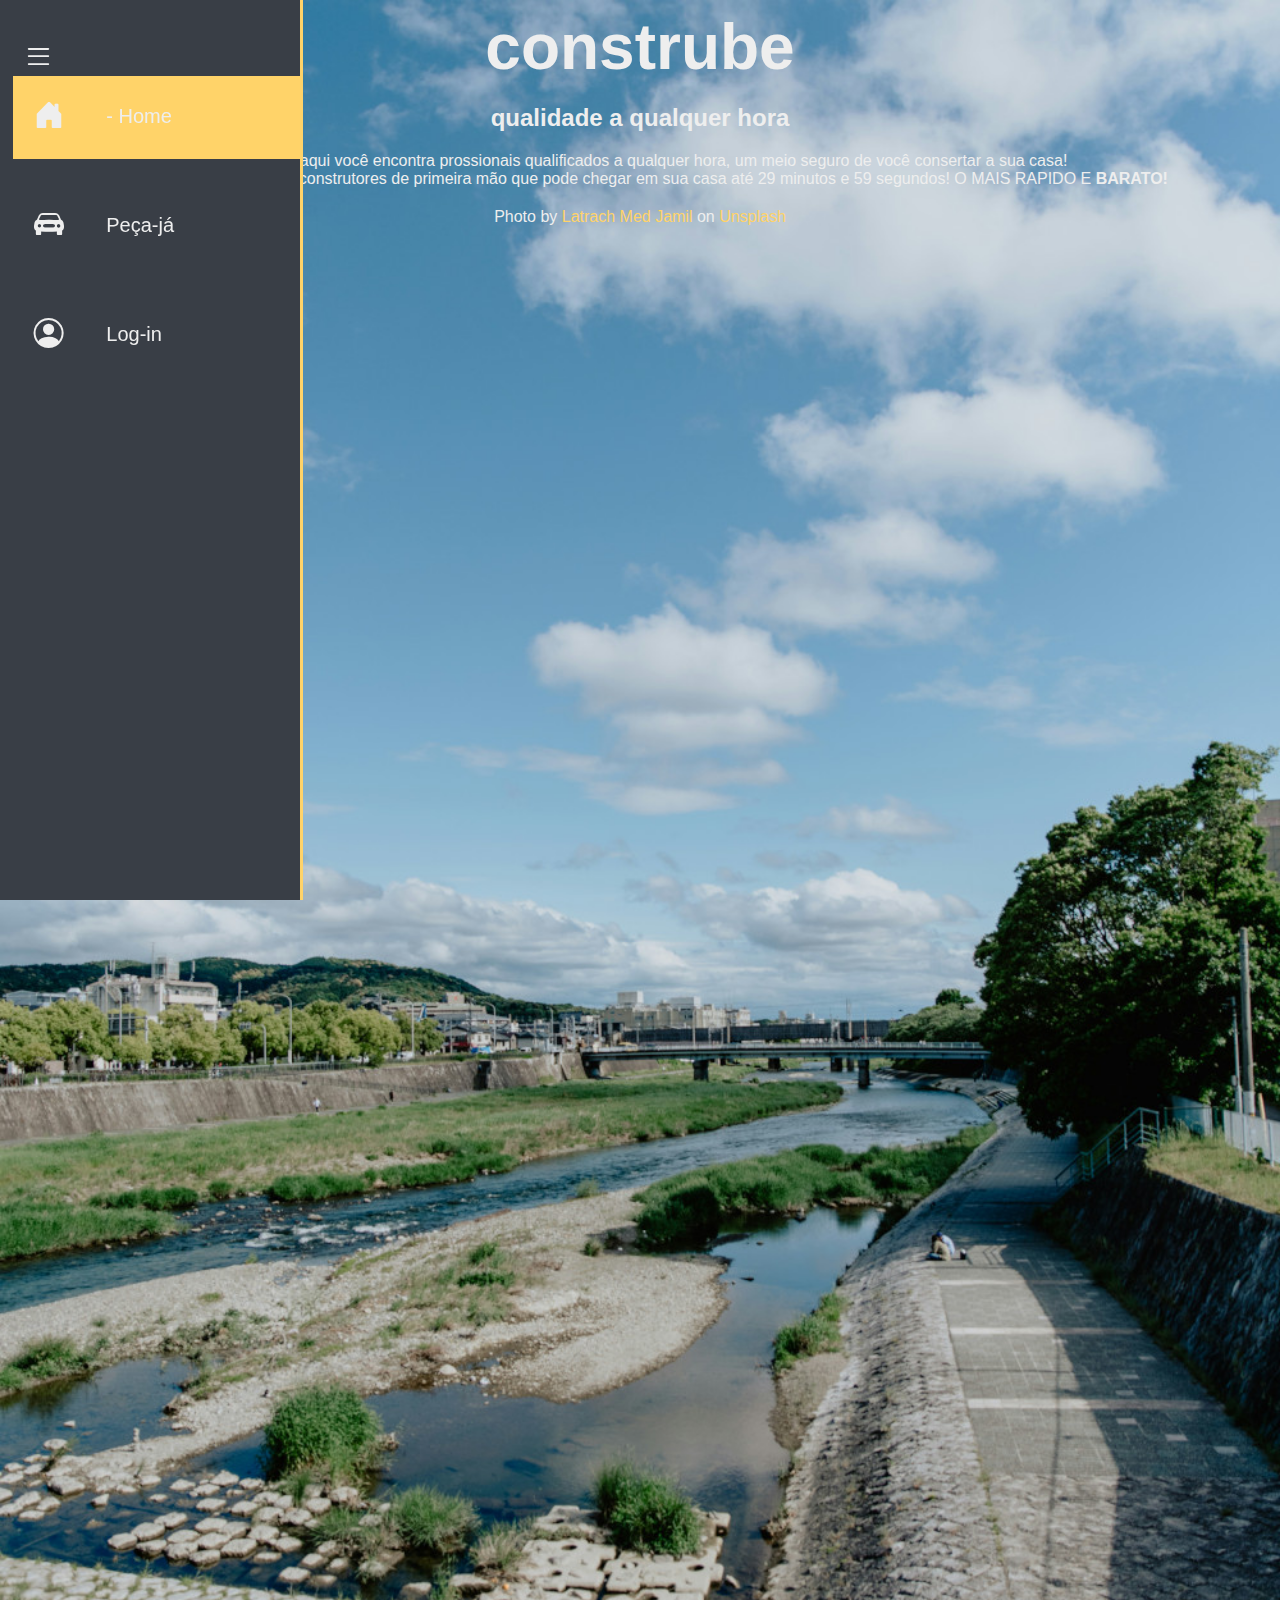
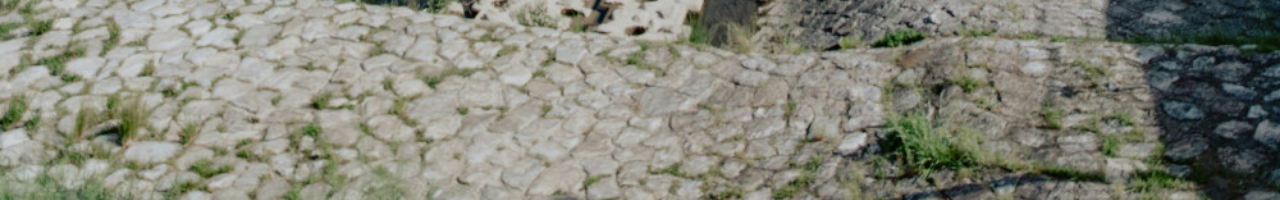
<file: index.html>
<!DOCTYPE html>
<html lang="pt-br">
<head>
    <meta charset="UTF-8">
    <meta name="viewport" content="width=device-width, initial-scale=1.0">
    <title>Construber</title>
    <link rel="stylesheet" href="styles.css">
    <link rel="stylesheet" href="https://cdn.jsdelivr.net/npm/bootstrap-icons@1.11.3/font/bootstrap-icons.min.css">
    <link rel="shortcut icon" href="android-chrome-512x512.png" type="image/x-icon">
</head>
<body>
    <nav class="menu-lateral">
        <div class="expandir">
            <i class="bi bi-list"></i>
        </div>
        <ul>

            <li class="item" class="pricipal"><a class="active" href="index.html">
                <span class="logo"><i class="bi bi-house-door-fill"></i></span>
                <span class="txt">- Home</span>
            </a></li>

            <li class="item"><a href="peça.html">
                <span class="logo"><i class="bi bi-car-front-fill"></i></span>
                <span class="txt">Peça-já</span>
            </a></li>
            <li class="item"><a href="conta.html">
                <span class="logo"><i class="bi bi-person-circle"></i></span>
                <span class="txt">Log-in</span>
            </a></li>

        </ul>
    </nav>
<h1>constrube</h1>
    <h2>qualidade a qualquer hora</h2>
    <p>Construber, aqui você encontra prossionais qualificados a qualquer hora, um meio seguro de você consertar a sua casa!<br> O unico e primeiro site de construtores de primeira mão que pode chegar em sua casa até 29 minutos e 59 segundos! O MAIS RAPIDO E <b>BARATO!</b> </p>
    <p>Photo by <a href="https://unsplash.com/@jamillatrach?utm_content=creditCopyText&utm_medium=referral&utm_source=unsplash">Latrach Med Jamil</a> on <a href="https://unsplash.com/photos/a-sign-that-is-on-the-side-of-a-building-lyNreG5uvLQ?utm_content=creditCopyText&utm_medium=referral&utm_source=unsplash">Unsplash</a>
  </p>
</body>
</html>
</file>
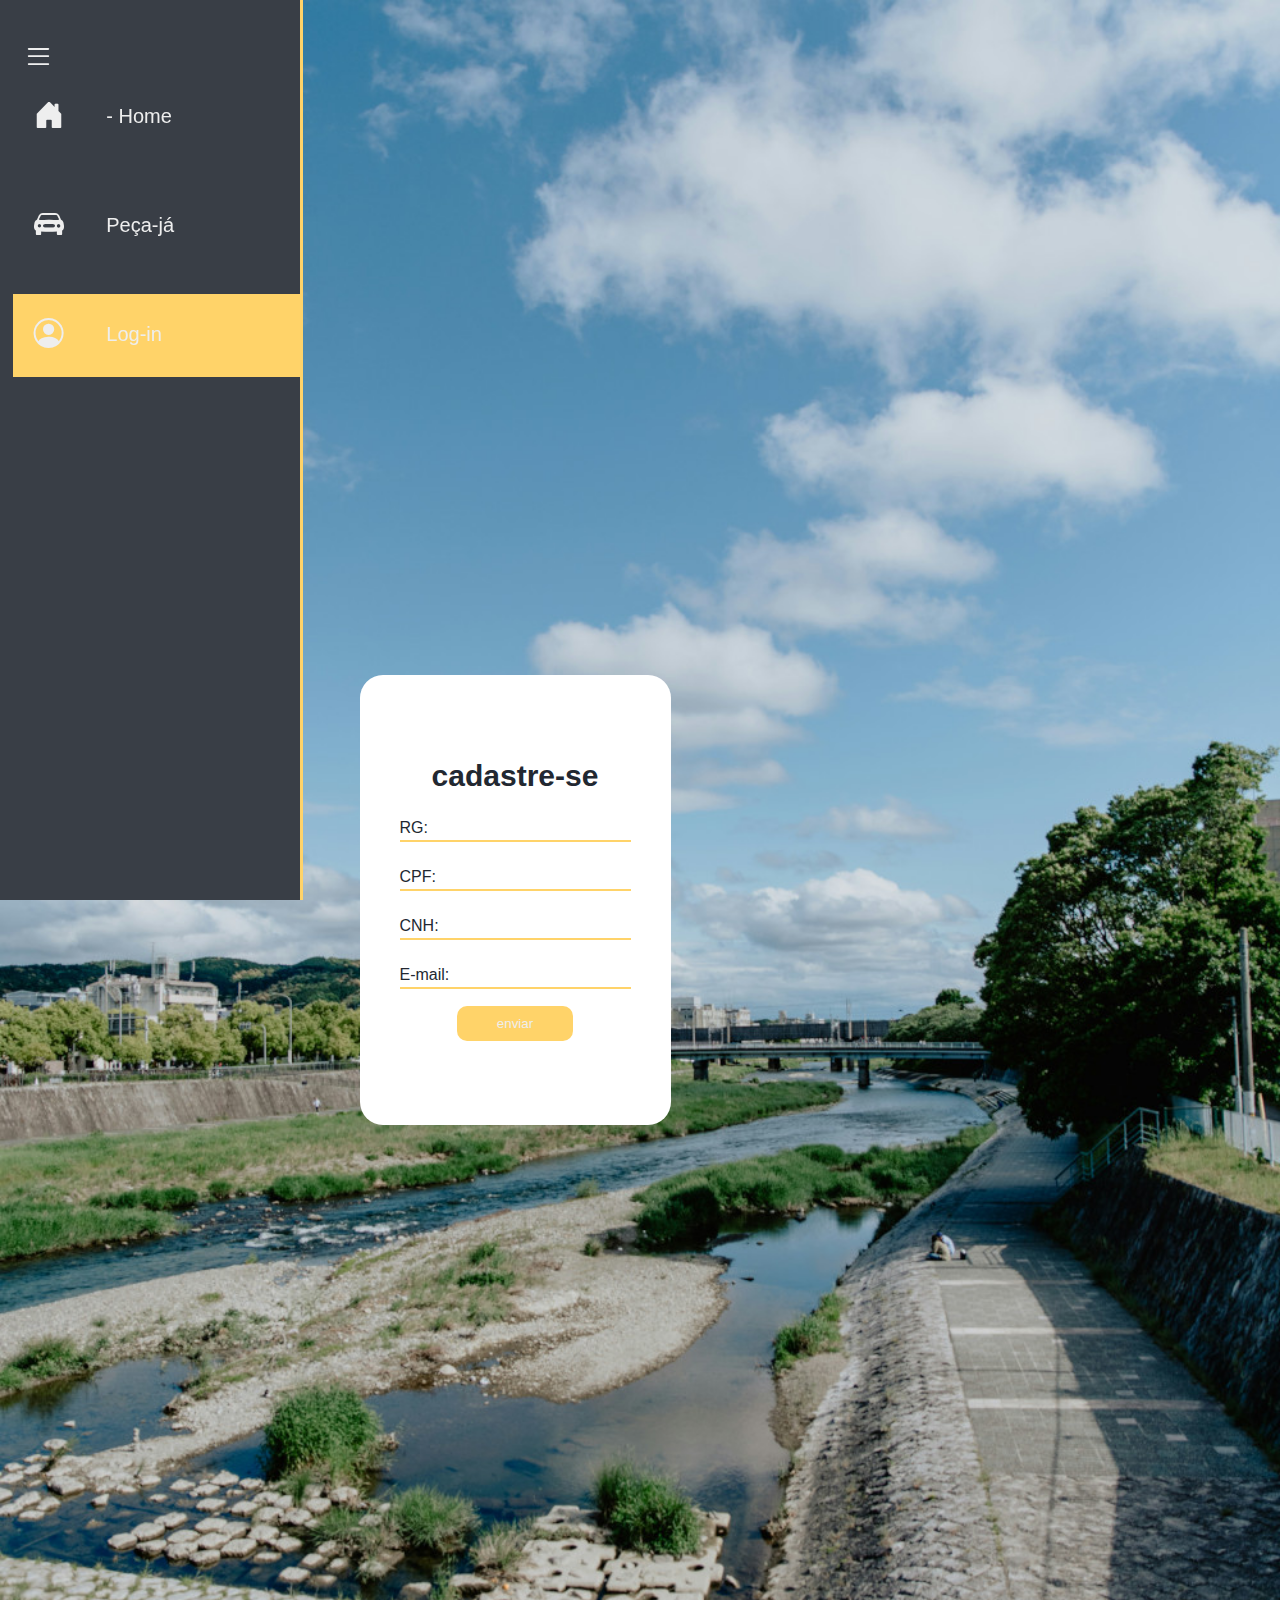
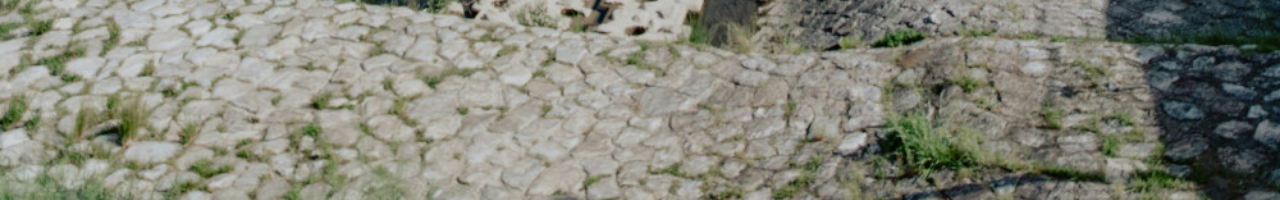
<file: conta.html>
<!DOCTYPE html>
<html lang="pt-br">
<head>
    <meta charset="UTF-8">
    <meta name="viewport" content="width=device-width, initial-scale=1.0">
    <title>Construber</title>
    <link rel="stylesheet" href="styles2.css">
    <link rel="stylesheet" href="https://cdn.jsdelivr.net/npm/bootstrap-icons@1.11.3/font/bootstrap-icons.min.css">
    <link rel="shortcut icon" href="android-chrome-512x512.png" type="image/x-icon">
</head>
<body>
    <nav class="menu-lateral">
        <div class="expandir">
            <i class="bi bi-list"></i>
        </div>
        <ul>

            <li class="item" class="pricipal"><a href="index.html">
                <span class="logo"><i class="bi bi-house-door-fill"></i></span>
                <span class="txt">- Home</span>
            </a></li>

            <li class="item"><a href="peça.html">
                <span class="logo"><i class="bi bi-car-front-fill"></i></span>
                <span class="txt">Peça-já</span>
            </a></li>
            <li class="item"><a class="active" href="conta.html">
                <span class="logo"><i class="bi bi-person-circle"></i></span>
                <span class="txt">Log-in</span>
            </a></li>

        </ul>
    </nav>
    </div>

    <section class="form-container">
        <div class="form">
        <form method="post" action="document.php">
            <h1>cadastre-se</h1>
        <div class="input">
            <input required type="number" name="rg" id="RG-box" class="input2" alt="RG">
            <label for="RG-box">RG:</label>
        </div>
    
        <div class="input">
            <input required type="number" name="cpf" id="CPF-box" class="input2">
            <label for="CPF-box">CPF:</label>
        </div>
        
        <div class="input">
            <input required type="number" name="cnh" id="CNH-box" class="input2">
            <label for="CNH-box">CNH:</label>
        </div>
                   
        <div class="input">
            <input required type="email" name="email" id="EMAIL-box" class="input2">
            <label for="EMAIL-box">E-mail:</label>
        </div>
              
                    <div class="btn"> 
                        <input type="submit" value="enviar">  
                    </div>
                        </form>
                        </div>
    </section>
</body>
</html>
</file>
<file: styles.css>
*{
    margin: 0;
    padding: 0;
    box-sizing: border-box;
    font-family: sans-serif;
}
body{
    height: 200vh;
    background-color: #222831;
    background-image: url(theimg.jpg);
    background-size:100%;
    background-repeat: no-repeat;
}
nav.menu-lateral{
    width: 80px;
    height: 100%;
    background-color: #393E46;
    padding: 40px 0 40px 1%;
    box-shadow: 3px 0 0 #FFD369;
    position: fixed;
    top: 0;
    left: 0;
    overflow: hidden;
}
nav.menu-lateral:hover{
width: 300px;
transition: .3s;
}
.expandir{
    width: 100%;
    padding-left: 10px;
}
.expandir i{
    color: #EEEEEE;
    font-size: 31px;
    cursor: pointer;
}
ul{
    height: 100%;
    list-style-type: none;
}
ul li.item:hover{
    background-color: #FFD369;
    transition: .3s;
}
ul li.item a{
    color: #EEEEEE;
    text-decoration: none;
    font-size: 20px;
    padding: 20px 4%;
display: flex;
margin-bottom: 26px;
line-height: 40px;
}
ul li.item a .txt{
    margin-left: 42px;
}
ul li.item a .logo i{
    font-size: 30px;
    margin-left: 10px;
}
ul li a.active{
    background-color: #FFD369;
}
a{
    text-decoration: none;
    color: #fff;
}
button{
    display: flex;
    align-items: center;
    justify-content: center;
    color: #fff;
        background-color: #ffb892;
        border: none;
        padding: 6px;
        font-family: bold;
        border-radius: 12px;
        cursor: pointer;
        display: flex;
}
.deck-container{
    width: 100%;
    display: flex;
    align-items: space-evenly;
    justify-content: space-evenly;
    flex-wrap: wrap;
    padding: 75px;
    text-align: center;
}
.deck-container .card{
    width: 350px;
    height: 200px;
    margin: 53px;
}

.deck-container .card img.produto{
    max-width: 350px;
}
.deck-container .card button{
    padding: 10px 40px;
    display: block;
margin-right: auto;
margin-left: auto;
    font-size: 15px;
}
h2 {
    color: #EEEEEE;
    text-aling: center;
}

.deck-container .card:hover{
    transform: scale3d(1.1, 1.1, 1);
    transition: .3s;
}
h1, p, h2, h3{
    text-align: center;
    color: #EEEEEE;
    padding:10px;
}
img{
    display:flex;
    alig-itens:center;
    justfy-conntent:center;
    width:200px;
    heigth:400px;
}
a{
    color:#FFD369
}
h1{
font-size:4em;
    
}
</file>
<file: styles2.css>
*{
    margin: 0;
    padding: 0;
    box-sizing: border-box;
    font-family: sans-serif;
}
body{
    width: 100%;
    height: 200vh;
    background-image: url(theimg.jpg);
    background-color: #222831;
    background-repeat: no-repeat;
    background-size: cover;
    display: flex;
    align-items: center;
    justify-content: center;
}
nav.menu-lateral{
    width: 60px;
    height: 100%;
    background-color: #393E46;
    padding: 40px 0 40px 1%;
    box-shadow: 3px 0 0 #FFD369;
    position: fixed;
    top: 0;
    left: 0;
    overflow: hidden;
}
nav.menu-lateral:hover{
width: 300px;
transition: .3s;
}
.expandir{
    width: 100%;
    padding-left: 10px;
}
.expandir i{
    color: #EEEEEE;
    font-size: 31px;
    cursor: pointer;
}
ul{
    height: 100%;
    list-style-type: none;
}
ul li.item:hover{
    background-color: #FFD369;
    transition: .3s;
}
ul li.item a{
    color: #EEEEEE;
    text-decoration: none;
    font-size: 20px;
    padding: 20px 4%;
display: flex;
margin-bottom: 26px;
line-height: 40px;
}
ul li.item a .txt{
    margin-left: 42px;
}
ul li.item a .logo i{
    font-size: 30px;
    margin-left: 10px;
}
ul li a.active{
    background-color: #FFD369;
}
.img{
    display: flex;
    align-items: center;
    justify-content: center;
    width: 200px;
    height: 400px;
    border-radius: 12px;
}
.form-container{
display: block;
margin-left: auto;
margin-right: auto;
    text-align: center;
    color: #222831;
    border: none;
}
p{
    color: #222831;
    display: flex;
    align-items: center;
    justify-content: center;
    text-align: center;
}
a{
    text-decoration: none;
    color: #FFD369;
}
.form-container{
  max-width: 1280px;  
  margin: 0 auto;
  padding: 0 10%;
}
.form{
    background-color: #FFFFFF;
    max-width: 500px;
    height:450px;
    padding: 40px;
    border-radius: 23px;
    display: flex;
    align-items: center;
    justify-content: center;
    margin-right: 250px;
}
.form h1{
    text-align: center;
    font-size: 30px;
    color: #222831;
}
form p{
    text-align: center;
    margin: 20px 0;
    
}
.input{
    position: relative;
    margin: 17px 0;
}
.input label{
    position: absolute;
    left: 0;
    bottom: 5px;
    transition: all 0.2s;
    cursor: text;
}
.input2{
    width: 100%;
    border: 0;
    border-bottom: 2px solid #FFD369;
    padding: 5px;
font-size: 17px;
outline: 0;
}
.form .input .input2:focus ~ label{
    transform: translateY(-20px);
    font-size: 12px;
}
.form .input .input2:focus ~ label,
.form .input .input2:valid ~ label{
    transform: translateY(-24px);
    font-size: 12px;
    color: #222831;
}
.btn{
    width: 100%;
    text-align: center
    
    ;
}
form input[type=submit]{
    padding: 10px 40px;
    border: 0;
    border-radius: 10px;
    background-color: #FFD369;
    color: #EEEEEE;
    cursor: pointer;
    padding-top: 10px;
}
h1,p {
    text-align: center;
}
.form-container{
    padding-left:10%;
}
</file>
